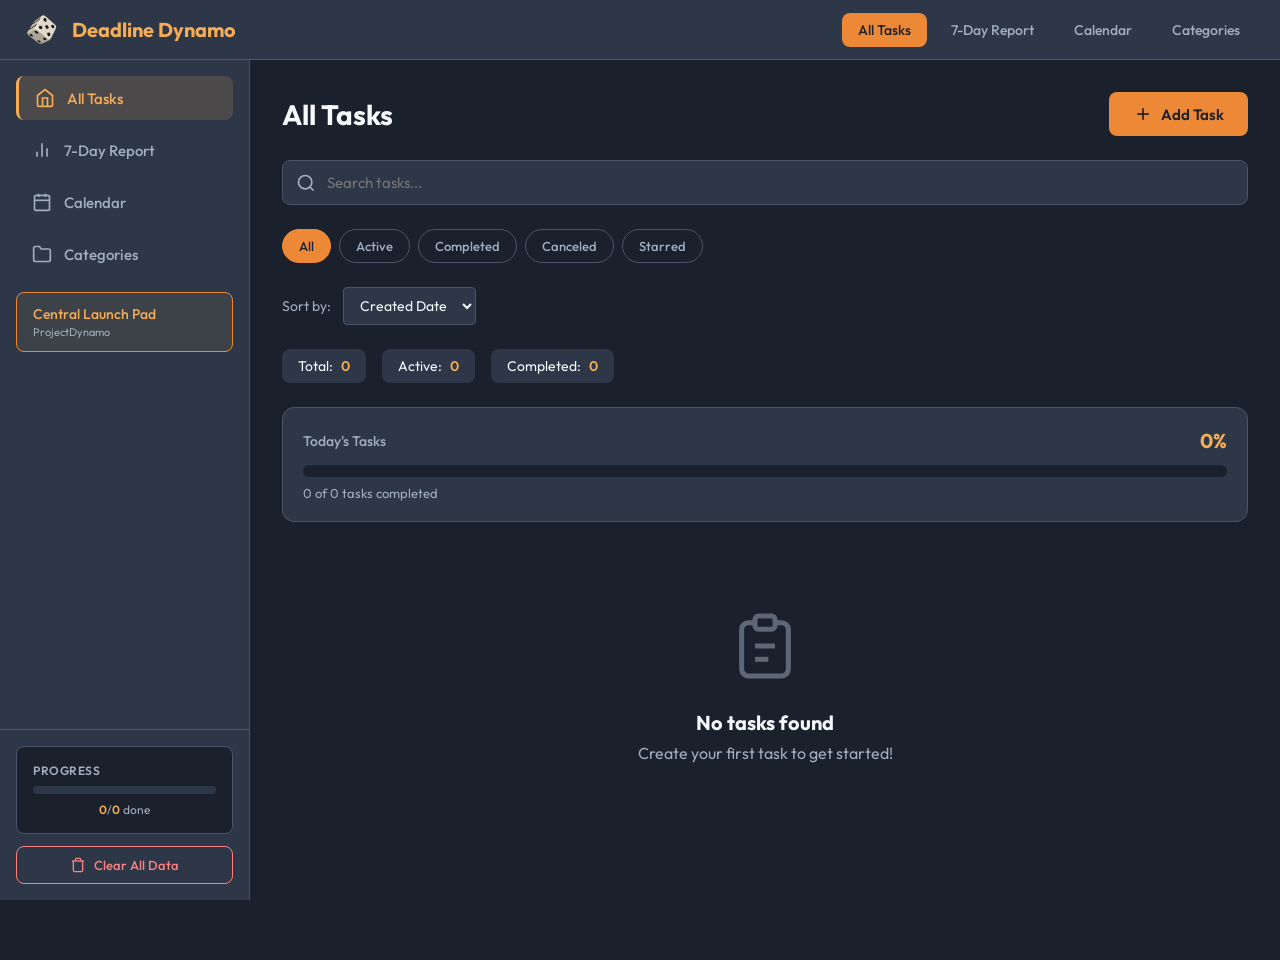
<file: tools/deadlinedynamo/index.html>
<!DOCTYPE html>
<html lang="en">
<head>
    <meta charset="UTF-8">
    <meta name="viewport" content="width=device-width, initial-scale=1.0">
    <title>Deadline Dynamo</title>
    <link rel="icon" href="static/deadline-dynamo-logo.png">
    <link rel="preconnect" href="https://fonts.googleapis.com">
    <link rel="preconnect" href="https://fonts.gstatic.com" crossorigin>
    <link href="https://fonts.googleapis.com/css2?family=Outfit:wght@300;400;500;600;700&display=swap" rel="stylesheet">
    <link rel="stylesheet" href="style.css">
</head>
<body>
    <!-- Header -->
    <header class="header">
        <div class="logo">
            <img src="static/deadline-dynamo-logo.png" alt="Deadline Dynamo Logo" style="width: 36px; height: 36px; border-radius: 8px;">
            <span>Deadline Dynamo</span>
        </div>
        <nav class="header-nav">
            <button data-view="home" class="active">All Tasks</button>
            <button data-view="report">7-Day Report</button>
            <button data-view="calendar">Calendar</button>
            <button data-view="categories">Categories</button>
        </nav>
        <button class="hamburger" id="hamburger">
            <span></span>
            <span></span>
            <span></span>
        </button>
    </header>

    <!-- Sidebar -->
    <aside class="sidebar" id="sidebar">
        <div class="sidebar-nav">
            <button class="nav-item active" data-view="home">
                <svg viewBox="0 0 24 24" fill="none" stroke="currentColor" stroke-width="2">
                    <path d="M3 9l9-7 9 7v11a2 2 0 01-2 2H5a2 2 0 01-2-2z"/>
                    <polyline points="9,22 9,12 15,12 15,22"/>
                </svg>
                All Tasks
            </button>
            <button class="nav-item" data-view="report">
                <svg viewBox="0 0 24 24" fill="none" stroke="currentColor" stroke-width="2">
                    <path d="M18 20V10M12 20V4M6 20v-6"/>
                </svg>
                7-Day Report
            </button>
            <button class="nav-item" data-view="calendar">
                <svg viewBox="0 0 24 24" fill="none" stroke="currentColor" stroke-width="2">
                    <rect x="3" y="4" width="18" height="18" rx="2"/>
                    <line x1="16" y1="2" x2="16" y2="6"/>
                    <line x1="8" y1="2" x2="8" y2="6"/>
                    <line x1="3" y1="10" x2="21" y2="10"/>
                </svg>
                Calendar
            </button>
            <button class="nav-item" data-view="categories">
                <svg viewBox="0 0 24 24" fill="none" stroke="currentColor" stroke-width="2">
                    <path d="M22 19a2 2 0 01-2 2H4a2 2 0 01-2-2V5a2 2 0 012-2h5l2 3h9a2 2 0 012 2z"/>
                </svg>
                Categories
            </button>
            <a href="https://projectdynamo.vercel.app/home/" class="sidebar-external-link">
                <div class="external-link-main">Central Launch Pad</div>
                <div class="external-link-sub">ProjectDynamo</div>
            </a>
        </div>
        <div class="sidebar-bottom">
            <div class="sidebar-stats">
            <div class="sidebar-stats-header">Progress</div>
            <div class="sidebar-progress-bar">
                <div class="sidebar-progress-fill" id="sidebar-progress-fill" style="width: 0%"></div>
            </div>
            <div class="sidebar-stats-text">
                <span id="sidebar-completed">0</span>/<span id="sidebar-total">0</span> done
            </div>
        </div>
        <button class="clear-data-btn" id="clear-all-data-btn">
            <svg width="16" height="16" viewBox="0 0 24 24" fill="none" stroke="currentColor" stroke-width="2">
                <polyline points="3,6 5,6 21,6"/>
                <path d="M19 6v14a2 2 0 01-2 2H7a2 2 0 01-2-2V6m3 0V4a2 2 0 012-2h4a2 2 0 012 2v2"/>
            </svg>
            Clear All Data
        </button>
    </aside>

    <!-- Main Content -->
    <main class="main" id="main">
        <!-- Home View -->
        <section id="view-home" class="view">
            <div class="page-header">
                <h1 class="page-title">All Tasks</h1>
                <button class="btn btn-primary" id="add-task-btn">
                    <svg width="20" height="20" viewBox="0 0 24 24" fill="none" stroke="currentColor" stroke-width="2">
                        <line x1="12" y1="5" x2="12" y2="19"/>
                        <line x1="5" y1="12" x2="19" y2="12"/>
                    </svg>
                    Add Task
                </button>
            </div>

            <div class="search-bar">
                <svg viewBox="0 0 24 24" fill="none" stroke="currentColor" stroke-width="2">
                    <circle cx="11" cy="11" r="8"/>
                    <line x1="21" y1="21" x2="16.65" y2="16.65"/>
                </svg>
                <input type="text" id="search-input" placeholder="Search tasks...">
            </div>

            <div class="filters">
                <button class="filter-btn active" data-filter="all">All</button>
                <button class="filter-btn" data-filter="active">Active</button>
                <button class="filter-btn" data-filter="completed">Completed</button>
                <button class="filter-btn" data-filter="canceled">Canceled</button>
                <button class="filter-btn" data-filter="starred">Starred</button>
            </div>

            <div class="sort-container">
                <label>Sort by:</label>
                <select id="sort-select">
                    <option value="created">Created Date</option>
                    <option value="dueDate">Due Date</option>
                    <option value="priority">Priority</option>
                    <option value="category">Category</option>
                </select>
            </div>

            <div class="task-counts">
                <div class="count-badge">
                    <span>Total:</span>
                    <span class="count" id="count-total">0</span>
                </div>
                <div class="count-badge">
                    <span>Active:</span>
                    <span class="count" id="count-active">0</span>
                </div>
                <div class="count-badge">
                    <span>Completed:</span>
                    <span class="count" id="count-completed">0</span>
                </div>
            </div>

            <div class="progress-section">
                <div class="progress-header">
                    <span id="progress-title">Today's Tasks</span>
                    <span class="progress-percentage" id="progress-percentage">0%</span>
                </div>
                <div class="progress-bar">
                    <div class="progress-fill" id="progress-fill" style="width: 0%"></div>
                </div>
                <div class="progress-stats">
                    <span id="progress-completed">0</span> of <span id="progress-total">0</span> tasks completed
                </div>
            </div>

            <div class="task-list" id="task-list"></div>
        </section>

        <!-- 7-Day Report View -->
        <section id="view-report" class="view" style="display: none;">
            <div class="page-header">
                <h1 class="page-title">7-Day Overview</h1>
                <button class="btn btn-primary" id="report-add-task-btn">
                    <svg width="20" height="20" viewBox="0 0 24 24" fill="none" stroke="currentColor" stroke-width="2">
                        <line x1="12" y1="5" x2="12" y2="19"/>
                        <line x1="5" y1="12" x2="19" y2="12"/>
                    </svg>
                    Add Task
                </button>
            </div>

            <div class="report-progress-section" id="report-progress">
                <div class="report-progress-bar">
                    <div class="report-progress-fill" style="width: 0%"></div>
                </div>
                <span>Loading...</span>
            </div>

            <div class="report-grid" id="report-grid"></div>
            <div id="report-selected-tasks" class="calendar-tasks-panel" style="display: none;">
                <div class="calendar-tasks-header">
                    <h3 id="report-selected-date-title">Tasks for Selected Date</h3>
                    <button class="btn btn-primary btn-sm" id="add-task-to-report-date">
                        <svg width="16" height="16" viewBox="0 0 24 24" fill="none" stroke="currentColor" stroke-width="2">
                            <line x1="12" y1="5" x2="12" y2="19"/>
                            <line x1="5" y1="12" x2="19" y2="12"/>
                        </svg>
                        Add Task
                    </button>
                </div>
                <div class="task-list" id="report-selected-task-list"></div>
            </div>
        </section>

        <!-- Calendar View -->
        <section id="view-calendar" class="view" style="display: none;">
            <div class="calendar-header">
                <h1 class="page-title">Calendar</h1>
                <div style="display: flex; gap: 12px; align-items: center;">
                    <button class="btn btn-primary" id="calendar-add-task-btn">
                        <svg width="18" height="18" viewBox="0 0 24 24" fill="none" stroke="currentColor" stroke-width="2">
                            <line x1="12" y1="5" x2="12" y2="19"/>
                            <line x1="5" y1="12" x2="19" y2="12"/>
                        </svg>
                        Add Task
                    </button>
                    <div class="calendar-nav">
                        <button id="prev-month">
                            <svg width="20" height="20" viewBox="0 0 24 24" fill="none" stroke="currentColor" stroke-width="2">
                                <polyline points="15,18 9,12 15,6"/>
                            </svg>
                        </button>
                        <button id="next-month">
                            <svg width="20" height="20" viewBox="0 0 24 24" fill="none" stroke="currentColor" stroke-width="2">
                                <polyline points="9,18 15,12 9,6"/>
                            </svg>
                        </button>
                    </div>
                </div>
            </div>
            <h2 class="calendar-title" id="calendar-month-year"></h2>

            <div class="calendar-progress-section" id="calendar-progress">
                <div class="calendar-progress-bar">
                    <div class="calendar-progress-fill" style="width: 0%"></div>
                </div>
                <span>Loading...</span>
            </div>

            <div class="calendar-grid" id="calendar-grid"></div>
            <div id="selected-date-tasks" class="calendar-tasks-panel" style="display: none;">
                <div class="calendar-tasks-header">
                    <h3 id="selected-date-title">Tasks for Selected Date</h3>
                    <button class="btn btn-primary btn-sm" id="add-task-to-selected-date">
                        <svg width="16" height="16" viewBox="0 0 24 24" fill="none" stroke="currentColor" stroke-width="2">
                            <line x1="12" y1="5" x2="12" y2="19"/>
                            <line x1="5" y1="12" x2="19" y2="12"/>
                        </svg>
                        Add Task
                    </button>
                </div>
                <div class="task-list" id="selected-date-task-list"></div>
            </div>
        </section>

        <!-- Categories View -->
        <section id="view-categories" class="view" style="display: none;">
            <div class="page-header">
                <h1 class="page-title">Categories</h1>
                <button class="btn btn-primary" id="add-category-btn">
                    <svg width="20" height="20" viewBox="0 0 24 24" fill="none" stroke="currentColor" stroke-width="2">
                        <line x1="12" y1="5" x2="12" y2="19"/>
                        <line x1="5" y1="12" x2="19" y2="12"/>
                    </svg>
                    Add Category
                </button>
            </div>
            <div class="categories-grid" id="categories-grid"></div>
        </section>
    </main>

    <!-- Task Modal -->
    <div class="modal-overlay" id="task-modal">
        <div class="modal">
            <div class="modal-header">
                <h2 id="task-modal-title">Add New Task</h2>
                <button class="modal-close" id="task-modal-close">
                    <svg width="20" height="20" viewBox="0 0 24 24" fill="none" stroke="currentColor" stroke-width="2">
                        <line x1="18" y1="6" x2="6" y2="18"/>
                        <line x1="6" y1="6" x2="18" y2="18"/>
                    </svg>
                </button>
            </div>
            <div class="modal-body">
                <form id="task-form">
                    <input type="hidden" id="task-id">
                    <div class="form-group">
                        <label for="task-title-input">Title *</label>
                        <input type="text" id="task-title-input" required placeholder="Enter task title">
                    </div>
                    <div class="form-group">
                        <label for="task-description">Description</label>
                        <textarea id="task-description" placeholder="Add a description..."></textarea>
                    </div>
                    <div class="form-group">
                        <label for="task-category">Category</label>
                        <select id="task-category">
                            <option value="">No Category</option>
                        </select>
                    </div>
                    <div class="form-row">
                        <div class="form-group">
                            <label for="task-due-date">Due Date</label>
                            <input type="date" id="task-due-date">
                        </div>
                        <div class="form-group">
                            <label for="task-due-time">Time</label>
                            <input type="time" id="task-due-time">
                        </div>
                    </div>
                    <div class="form-group">
                        <label>Priority</label>
                        <div class="priority-selector">
                            <div class="priority-option" data-priority="low">Low</div>
                            <div class="priority-option selected" data-priority="medium">Medium</div>
                            <div class="priority-option" data-priority="high">High</div>
                        </div>
                    </div>
                </form>
            </div>
            <div class="modal-footer">
                <button class="btn btn-secondary" id="task-modal-cancel">Cancel</button>
                <button class="btn btn-primary" id="task-modal-save">Save Task</button>
            </div>
        </div>
    </div>

    <!-- Category Modal -->
    <div class="modal-overlay" id="category-modal">
        <div class="modal">
            <div class="modal-header">
                <h2 id="category-modal-title">Add Category</h2>
                <button class="modal-close" id="category-modal-close">
                    <svg width="20" height="20" viewBox="0 0 24 24" fill="none" stroke="currentColor" stroke-width="2">
                        <line x1="18" y1="6" x2="6" y2="18"/>
                        <line x1="6" y1="6" x2="18" y2="18"/>
                    </svg>
                </button>
            </div>
            <div class="modal-body">
                <form id="category-form">
                    <input type="hidden" id="category-id">
                    <div class="form-group">
                        <label for="category-name">Name *</label>
                        <input type="text" id="category-name" required placeholder="Category name">
                    </div>
                    <div class="form-group">
                        <label>Color</label>
                        <div class="category-colors" id="category-colors"></div>
                    </div>
                </form>
            </div>
            <div class="modal-footer">
                <button class="btn btn-secondary" id="category-modal-cancel">Cancel</button>
                <button class="btn btn-primary" id="category-modal-save">Save</button>
            </div>
        </div>
    </div>

    <!-- Confirm Dialog -->
    <div class="modal-overlay" id="confirm-modal">
        <div class="modal confirm-dialog">
            <div class="modal-header">
                <h2>Confirm</h2>
                <button class="modal-close" id="confirm-modal-close">
                    <svg width="20" height="20" viewBox="0 0 24 24" fill="none" stroke="currentColor" stroke-width="2">
                        <line x1="18" y1="6" x2="6" y2="18"/>
                        <line x1="6" y1="6" x2="18" y2="18"/>
                    </svg>
                </button>
            </div>
            <div class="modal-body">
                <p id="confirm-message">Are you sure?</p>
            </div>
            <div class="modal-footer">
                <button class="btn btn-secondary" id="confirm-cancel">Cancel</button>
                <button class="btn btn-danger" id="confirm-ok">Delete</button>
            </div>
        </div>
    </div>

    <!-- Toast -->
    <div class="toast" id="toast">
        <span id="toast-message"></span>
    </div>

    <script src="app.js"></script>
</body>
</html>
</file>
<file: tools/deadlinedynamo/style.css>
:root {
    --primary: #2D3748;
    --secondary: #4A5568;
    --accent: #F6AD55;
    --accent-hover: #ED8936;
    --success: #68D391;
    --warning: #F6E05E;
    --danger: #FC8181;
    --bg: #1A202C;
    --surface: #2D3748;
    --surface-hover: #3D4A5C;
    --text-primary: #F7FAFC;
    --text-secondary: #A0AEC0;
    --border: #4A5568;
    --dice-orange: #F6AD55;
    --dice-accent: #ED8936;
    --dice-highlight: #FBD38D;
    --shadow: 0 4px 6px rgba(0, 0, 0, 0.3);
    --radius-lg: 12px;
    --radius-md: 8px;
    --radius-sm: 4px;
}

* {
    margin: 0;
    padding: 0;
    box-sizing: border-box;
}

body {
    font-family: 'Outfit', sans-serif;
    background: var(--bg);
    color: var(--text-primary);
    min-height: 100vh;
    overflow-x: hidden;
}

/* Header */
.header {
    position: fixed;
    top: 0;
    left: 0;
    right: 0;
    height: 60px;
    background: var(--surface);
    border-bottom: 1px solid var(--border);
    display: flex;
    align-items: center;
    justify-content: space-between;
    padding: 0 24px;
    z-index: 100;
}

.logo {
    display: flex;
    align-items: center;
    gap: 12px;
    font-weight: 700;
    font-size: 20px;
    color: var(--dice-orange);
}

.logo svg {
    width: 36px;
    height: 36px;
}

.header-nav {
    display: flex;
    gap: 8px;
}

.header-nav button {
    background: transparent;
    border: none;
    color: var(--text-secondary);
    padding: 8px 16px;
    border-radius: var(--radius-md);
    cursor: pointer;
    font-family: inherit;
    font-size: 14px;
    font-weight: 500;
    transition: all 0.2s ease;
    display: none;
}

@media (min-width: 768px) {
    .header-nav button {
        display: flex;
    }
}

.header-nav button:hover {
    background: var(--surface-hover);
    color: var(--text-primary);
}

.header-nav button.active {
    background: var(--dice-accent);
    color: var(--bg);
}

.hamburger {
    display: flex;
    flex-direction: column;
    gap: 4px;
    background: transparent;
    border: none;
    cursor: pointer;
    padding: 8px;
}

.hamburger span {
    width: 24px;
    height: 2px;
    background: var(--text-primary);
    border-radius: 2px;
    transition: all 0.2s ease;
}

@media (min-width: 768px) {
    .hamburger {
        display: none;
    }
}

/* Sidebar */
.sidebar {
    position: fixed;
    top: 60px;
    left: 0;
    width: 250px;
    height: calc(100vh - 60px);
    background: var(--surface);
    border-right: 1px solid var(--border);
    transform: translateX(-100%);
    transition: transform 0.3s ease;
    z-index: 99;
    display: flex;
    flex-direction: column;
}

.sidebar.open {
    transform: translateX(0);
}

@media (min-width: 1024px) {
    .sidebar {
        transform: translateX(0);
    }
}

.sidebar-nav {
    display: flex;
    flex-direction: column;
    gap: 4px;
    padding: 16px;
    overflow-y: auto;
    flex: 1;
    -webkit-overflow-scrolling: touch;
    scroll-behavior: smooth;
}

.sidebar-bottom {
    flex-shrink: 0;
    padding: 16px;
    border-top: 1px solid var(--border);
    background: var(--surface);
}

.nav-item {
    display: flex;
    align-items: center;
    gap: 12px;
    padding: 12px 16px;
    border-radius: var(--radius-md);
    color: var(--text-secondary);
    cursor: pointer;
    transition: all 0.2s ease;
    border: none;
    background: transparent;
    width: 100%;
    text-align: left;
    font-family: inherit;
    font-size: 15px;
    font-weight: 500;
    margin-bottom: 4px;
}

.nav-item:hover {
    background: var(--surface-hover);
    color: var(--text-primary);
}

.nav-item.active {
    background: rgba(246, 173, 85, 0.15);
    color: var(--dice-orange);
    border-left: 3px solid var(--dice-orange);
}

.nav-item svg {
    width: 20px;
    height: 20px;
    flex-shrink: 0;
}

/* Main Content */
.main {
    margin-top: 60px;
    min-height: calc(100vh - 60px);
    padding: 24px;
    padding-left: 24px;
    overflow-x: hidden;
}

@media (min-width: 1024px) {
    .main {
        margin-left: 250px;
        padding: 32px;
    }
}

/* Tablet (768px - 1023px) - sidebar visible */
@media (min-width: 768px) and (max-width: 1023px) {
    .sidebar {
        transform: translateX(0);
    }

    .main {
        margin-left: 250px;
        padding: 24px;
    }

    .sidebar-bottom {
        display: flex;
        flex-direction: column;
        gap: 8px;
    }

    .sidebar-stats {
        margin-bottom: 0;
    }

    .clear-data-btn {
        margin-top: 8px;
    }
}

/* Smooth scrolling for main content on mobile */
@media (max-width: 1023px) {
    .main {
        -webkit-overflow-scrolling: touch;
        scroll-behavior: smooth;
    }

    .sidebar-nav {
        scrollbar-width: thin;
        scrollbar-color: var(--border) transparent;
    }

    .sidebar-nav::-webkit-scrollbar {
        width: 4px;
    }

    .sidebar-nav::-webkit-scrollbar-track {
        background: transparent;
    }

    .sidebar-nav::-webkit-scrollbar-thumb {
        background: var(--border);
        border-radius: 2px;
    }
}

/* Page Header */
.page-header {
    display: flex;
    justify-content: space-between;
    align-items: center;
    margin-bottom: 24px;
    flex-wrap: wrap;
    gap: 16px;
}

.page-title {
    font-size: 28px;
    font-weight: 700;
}

.btn {
    display: inline-flex;
    align-items: center;
    gap: 8px;
    padding: 12px 24px;
    border-radius: var(--radius-md);
    border: none;
    cursor: pointer;
    font-family: inherit;
    font-size: 15px;
    font-weight: 600;
    transition: all 0.2s ease;
}

.btn-primary {
    background: var(--dice-accent);
    color: var(--bg);
}

.btn-primary:hover {
    background: var(--dice-orange);
    transform: translateY(-2px);
    box-shadow: var(--shadow);
}

.btn-secondary {
    background: var(--surface-hover);
    color: var(--text-primary);
}

.btn-secondary:hover {
    background: var(--secondary);
}

.btn-danger {
    background: var(--danger);
    color: var(--bg);
}

.btn-sm {
    padding: 8px 16px;
    font-size: 13px;
}

/* Filters */
.filters {
    display: flex;
    gap: 8px;
    margin-bottom: 24px;
    flex-wrap: wrap;
}

.filter-btn {
    padding: 8px 16px;
    border-radius: 20px;
    border: 1px solid var(--border);
    background: transparent;
    color: var(--text-secondary);
    cursor: pointer;
    font-family: inherit;
    font-size: 13px;
    font-weight: 500;
    transition: all 0.2s ease;
}

.filter-btn:hover {
    border-color: var(--dice-accent);
    color: var(--dice-accent);
}

.filter-btn.active {
    background: var(--dice-accent);
    color: var(--bg);
    border-color: var(--dice-accent);
}

/* Search */
.search-bar {
    position: relative;
    margin-bottom: 24px;
}

.search-bar input {
    width: 100%;
    padding: 12px 16px 12px 44px;
    border-radius: var(--radius-md);
    border: 1px solid var(--border);
    background: var(--surface);
    color: var(--text-primary);
    font-family: inherit;
    font-size: 15px;
    transition: all 0.2s ease;
}

.search-bar input:focus {
    outline: none;
    border-color: var(--dice-accent);
    box-shadow: 0 0 0 3px rgba(246, 173, 85, 0.2);
}

.search-bar svg {
    position: absolute;
    left: 14px;
    top: 50%;
    transform: translateY(-50%);
    width: 20px;
    height: 20px;
    color: var(--text-secondary);
}

/* Sort */
.sort-container {
    display: flex;
    align-items: center;
    gap: 12px;
    margin-bottom: 24px;
}

.sort-container label {
    color: var(--text-secondary);
    font-size: 14px;
}

.sort-container select {
    padding: 8px 12px;
    border-radius: var(--radius-sm);
    border: 1px solid var(--border);
    background: var(--surface);
    color: var(--text-primary);
    font-family: inherit;
    font-size: 14px;
    cursor: pointer;
}

/* Task Count Badges */
.task-counts {
    display: flex;
    gap: 16px;
    margin-bottom: 24px;
}

.count-badge {
    display: flex;
    align-items: center;
    gap: 8px;
    padding: 8px 16px;
    background: var(--surface);
    border-radius: var(--radius-md);
    font-size: 14px;
}

.count-badge .count {
    font-weight: 600;
    color: var(--dice-orange);
}

/* Progress Section */
.progress-section {
    background: var(--surface);
    border-radius: var(--radius-lg);
    padding: 20px;
    margin-bottom: 24px;
    border: 1px solid var(--border);
}

.progress-header {
    display: flex;
    justify-content: space-between;
    align-items: center;
    margin-bottom: 12px;
    font-size: 14px;
    font-weight: 500;
    color: var(--text-secondary);
}

.progress-percentage {
    font-size: 20px;
    font-weight: 700;
    color: var(--dice-orange);
}

.progress-bar {
    height: 12px;
    background: var(--bg);
    border-radius: 6px;
    overflow: hidden;
    margin-bottom: 8px;
}

.progress-fill {
    height: 100%;
    background: linear-gradient(90deg, var(--success), var(--dice-accent));
    border-radius: 6px;
    transition: width 0.3s ease;
}

.progress-stats {
    font-size: 13px;
    color: var(--text-secondary);
}

/* Sidebar Stats */
.sidebar-stats {
    position: relative;
    background: var(--bg);
    border-radius: var(--radius-md);
    padding: 16px;
    border: 1px solid var(--border);
}

.sidebar-stats-header {
    font-size: 12px;
    font-weight: 600;
    color: var(--text-secondary);
    margin-bottom: 8px;
    text-transform: uppercase;
    letter-spacing: 0.5px;
}

.sidebar-progress-bar {
    height: 8px;
    background: var(--surface);
    border-radius: 4px;
    overflow: hidden;
    margin-bottom: 8px;
}

.sidebar-progress-fill {
    height: 100%;
    background: linear-gradient(90deg, var(--success), var(--dice-accent));
    border-radius: 4px;
    transition: width 0.3s ease;
}

.sidebar-stats-text {
    font-size: 12px;
    color: var(--text-secondary);
    text-align: center;
}

.sidebar-stats-text span {
    color: var(--dice-orange);
    font-weight: 600;
}

/* External Link in Header */
.header-nav .external-link {
    display: flex;
    flex-direction: column;
    padding: 8px 20px;
    border-radius: var(--radius-md);
    color: var(--dice-orange);
    text-decoration: none;
    font-size: 14px;
    font-weight: 600;
    transition: all 0.2s ease;
    margin-left: auto;
    border: 1px solid var(--dice-accent);
    background: rgba(246, 173, 85, 0.1);
    align-items: center;
}

.header-nav .external-link:hover {
    background: var(--dice-accent);
    color: var(--bg);
    transform: translateY(-1px);
}

.header-nav .external-link:hover .header-nav .external-link-sub {
    color: var(--bg);
}

.header-nav .external-link-sub {
    font-size: 10px;
    font-weight: 400;
    color: var(--dice-highlight);
}

/* External Link in Sidebar */
.sidebar-external-link {
    display: flex;
    flex-direction: column;
    padding: 12px 16px;
    border-radius: var(--radius-md);
    color: var(--dice-orange);
    text-decoration: none;
    transition: all 0.2s ease;
    margin-top: 8px;
    border: 1px solid var(--dice-accent);
    background: rgba(246, 173, 85, 0.08);
}

.sidebar-external-link:hover {
    background: var(--dice-accent);
    color: var(--bg);
    transform: translateY(-1px);
}

.sidebar-external-link:hover .sidebar-external-link .external-link-sub {
    color: var(--bg);
}

.sidebar-external-link .external-link-main {
    font-size: 14px;
    font-weight: 600;
    font-weight: 500;
}

.sidebar-external-link .external-link-sub {
    font-size: 11px;
    font-weight: 400;
    color: var(--text-secondary);
    margin-top: 2px;
}

.clear-data-btn {
    display: flex;
    align-items: center;
    justify-content: center;
    gap: 8px;
    width: 100%;
    padding: 10px 16px;
    margin-top: 12px;
    background: transparent;
    border: 1px solid var(--danger);
    border-radius: var(--radius-md);
    color: var(--danger);
    font-family: inherit;
    font-size: 13px;
    font-weight: 500;
    cursor: pointer;
    transition: all 0.2s ease;
    -webkit-tap-highlight-color: transparent;
}

.clear-data-btn:hover {
    background: var(--danger);
    color: var(--bg);
}

/* Task List */
.task-list {
    display: flex;
    flex-direction: column;
    gap: 12px;
}

.task-card {
    background: var(--surface);
    border-radius: var(--radius-lg);
    padding: 20px;
    border: 1px solid var(--border);
    transition: all 0.2s ease;
    animation: slideIn 0.3s ease;
}

@keyframes slideIn {
    from {
        opacity: 0;
        transform: translateY(20px);
    }
    to {
        opacity: 1;
        transform: translateY(0);
    }
}

.task-card:hover {
    transform: translateY(-2px);
    box-shadow: var(--shadow);
    border-color: var(--dice-accent);
}

.task-card.completed {
    opacity: 0.6;
}

.task-card.completed .task-title {
    text-decoration: line-through;
}

.task-card.canceled {
    opacity: 0.4;
    background: var(--primary);
}

.task-header {
    display: flex;
    align-items: flex-start;
    gap: 12px;
    margin-bottom: 12px;
}

.task-checkbox {
    width: 22px;
    height: 22px;
    border-radius: 6px;
    border: 2px solid var(--border);
    cursor: pointer;
    display: flex;
    align-items: center;
    justify-content: center;
    transition: all 0.2s ease;
    flex-shrink: 0;
    background: transparent;
}

.task-checkbox:hover {
    border-color: var(--success);
}

.task-checkbox.checked {
    background: var(--success);
    border-color: var(--success);
}

.task-checkbox svg {
    width: 14px;
    height: 14px;
    color: var(--bg);
    opacity: 0;
    transition: opacity 0.2s ease;
}

.task-checkbox.checked svg {
    opacity: 1;
}

.task-title {
    flex: 1;
    font-weight: 600;
    font-size: 16px;
}

.task-actions {
    display: flex;
    gap: 4px;
}

.task-action-btn {
    width: 32px;
    height: 32px;
    border-radius: var(--radius-sm);
    border: none;
    background: transparent;
    color: var(--text-secondary);
    cursor: pointer;
    display: flex;
    align-items: center;
    justify-content: center;
    transition: all 0.2s ease;
}

.task-action-btn:hover {
    background: var(--surface-hover);
    color: var(--text-primary);
}

.task-action-btn.starred {
    color: var(--warning);
}

.task-action-btn.priority-high {
    color: var(--danger);
}

.task-description {
    color: var(--text-secondary);
    font-size: 14px;
    margin-bottom: 12px;
    padding-left: 34px;
}

.task-meta {
    display: flex;
    flex-wrap: wrap;
    gap: 12px;
    padding-left: 34px;
}

.task-badge {
    display: flex;
    align-items: center;
    gap: 6px;
    font-size: 12px;
    padding: 4px 10px;
    border-radius: 12px;
    background: var(--primary);
    color: var(--text-secondary);
}

.task-badge.category {
    background: rgba(246, 173, 85, 0.2);
    color: var(--dice-orange);
}

.task-badge.priority-high {
    background: rgba(252, 129, 129, 0.2);
    color: var(--danger);
}

.task-badge.priority-medium {
    background: rgba(246, 224, 94, 0.2);
    color: var(--warning);
}

.task-badge.priority-low {
    background: rgba(104, 211, 145, 0.2);
    color: var(--success);
}

.task-badge.overdue {
    background: rgba(252, 129, 129, 0.2);
    color: var(--danger);
    animation: pulse 2s infinite;
}

@keyframes pulse {
    0%, 100% { opacity: 1; }
    50% { opacity: 0.6; }
}

/* Empty State */
.empty-state {
    text-align: center;
    padding: 60px 20px;
    color: var(--text-secondary);
}

.empty-state svg {
    width: 80px;
    height: 80px;
    margin-bottom: 20px;
    opacity: 0.5;
}

.empty-state h3 {
    font-size: 20px;
    margin-bottom: 8px;
    color: var(--text-primary);
}

/* Modal */
.modal-overlay {
    position: fixed;
    top: 0;
    left: 0;
    right: 0;
    bottom: 0;
    background: rgba(0, 0, 0, 0.7);
    display: flex;
    align-items: center;
    justify-content: center;
    z-index: 200;
    opacity: 0;
    visibility: hidden;
    transition: all 0.3s ease;
    padding: 20px;
}

.modal-overlay.open {
    opacity: 1;
    visibility: visible;
}

.modal {
    background: var(--surface);
    border-radius: var(--radius-lg);
    width: 100%;
    max-width: 500px;
    max-height: 90vh;
    overflow-y: auto;
    transform: translateY(20px);
    transition: transform 0.3s ease;
}

.modal-overlay.open .modal {
    transform: translateY(0);
}

.modal-header {
    display: flex;
    justify-content: space-between;
    align-items: center;
    padding: 20px 24px;
    border-bottom: 1px solid var(--border);
}

.modal-header h2 {
    font-size: 20px;
    font-weight: 600;
}

.modal-close {
    width: 32px;
    height: 32px;
    border-radius: var(--radius-sm);
    border: none;
    background: transparent;
    color: var(--text-secondary);
    cursor: pointer;
    display: flex;
    align-items: center;
    justify-content: center;
    transition: all 0.2s ease;
}

.modal-close:hover {
    background: var(--surface-hover);
    color: var(--text-primary);
}

.modal-body {
    padding: 24px;
}

.form-group {
    margin-bottom: 20px;
}

.form-group label {
    display: block;
    margin-bottom: 8px;
    font-size: 14px;
    font-weight: 500;
    color: var(--text-secondary);
}

.form-group input,
.form-group textarea,
.form-group select {
    width: 100%;
    padding: 12px 16px;
    border-radius: var(--radius-md);
    border: 1px solid var(--border);
    background: var(--bg);
    color: var(--text-primary);
    font-family: inherit;
    font-size: 15px;
    transition: all 0.2s ease;
}

.form-group input:focus,
.form-group textarea:focus,
.form-group select:focus {
    outline: none;
    border-color: var(--dice-accent);
    box-shadow: 0 0 0 3px rgba(246, 173, 85, 0.2);
}

.form-group textarea {
    resize: vertical;
    min-height: 80px;
}

.form-row {
    display: grid;
    grid-template-columns: 1fr 1fr;
    gap: 16px;
}

.priority-selector {
    display: flex;
    gap: 8px;
}

.priority-option {
    flex: 1;
    padding: 10px;
    border-radius: var(--radius-md);
    border: 1px solid var(--border);
    background: var(--bg);
    color: var(--text-secondary);
    cursor: pointer;
    text-align: center;
    font-size: 14px;
    font-weight: 500;
    transition: all 0.2s ease;
}

.priority-option:hover {
    border-color: var(--dice-accent);
}

.priority-option.selected {
    border-color: var(--dice-accent);
    background: rgba(246, 173, 85, 0.2);
    color: var(--dice-orange);
}

.priority-option.selected[data-priority="high"] {
    border-color: var(--danger);
    background: rgba(252, 129, 129, 0.2);
    color: var(--danger);
}

.priority-option.selected[data-priority="medium"] {
    border-color: var(--warning);
    background: rgba(246, 224, 94, 0.2);
    color: var(--warning);
}

.priority-option.selected[data-priority="low"] {
    border-color: var(--success);
    background: rgba(104, 211, 145, 0.2);
    color: var(--success);
}

.modal-footer {
    display: flex;
    gap: 12px;
    justify-content: flex-end;
    padding: 20px 24px;
    border-top: 1px solid var(--border);
}

/* 7-Day Report */
.report-grid {
    display: grid;
    grid-template-columns: repeat(auto-fit, minmax(300px, 1fr));
    gap: 20px;
}

.report-section {
    background: var(--surface);
    border-radius: var(--radius-lg);
    padding: 20px;
    border: 1px solid var(--border);
}

.report-section h3 {
    font-size: 16px;
    font-weight: 600;
    margin-bottom: 16px;
    display: flex;
    align-items: center;
    gap: 8px;
}

.report-section.today h3 {
    color: var(--dice-orange);
}

.report-section.past h3 {
    color: var(--success);
}

.report-section.future h3 {
    color: var(--text-primary);
}

.report-date {
    font-size: 13px;
    color: var(--text-secondary);
    font-weight: 400;
}

.report-tasks {
    display: flex;
    flex-direction: column;
    gap: 8px;
}

.report-task {
    display: flex;
    align-items: center;
    justify-content: space-between;
    padding: 10px 12px;
    background: var(--bg);
    border-radius: var(--radius-md);
    font-size: 14px;
}

.report-task.completed {
    opacity: 0.6;
}

.report-task-title {
    flex: 1;
    margin-right: 12px;
    white-space: nowrap;
    overflow: hidden;
    text-overflow: ellipsis;
}

.report-empty {
    color: var(--text-secondary);
    font-size: 13px;
    text-align: center;
    padding: 20px;
}

/* Report Progress Section */
.report-progress-section {
    display: flex;
    align-items: center;
    gap: 16px;
    background: var(--surface);
    border-radius: var(--radius-lg);
    padding: 16px 20px;
    margin-bottom: 24px;
    border: 1px solid var(--border);
}

.report-progress-section span {
    font-size: 14px;
    color: var(--text-secondary);
    white-space: nowrap;
}

.report-progress-bar {
    flex: 1;
    height: 10px;
    background: var(--bg);
    border-radius: 5px;
    overflow: hidden;
}

.report-progress-fill {
    height: 100%;
    background: linear-gradient(90deg, var(--success), var(--dice-accent));
    border-radius: 5px;
    transition: width 0.3s ease;
}

/* Calendar */
.calendar-header {
    display: flex;
    justify-content: space-between;
    align-items: center;
    margin-bottom: 20px;
}

.calendar-title {
    font-size: 20px;
    font-weight: 600;
}

.calendar-nav {
    display: flex;
    gap: 8px;
}

.calendar-nav button {
    width: 36px;
    height: 36px;
    border-radius: var(--radius-sm);
    border: 1px solid var(--border);
    background: var(--surface);
    color: var(--text-primary);
    cursor: pointer;
    display: flex;
    align-items: center;
    justify-content: center;
    transition: all 0.2s ease;
}

.calendar-nav button:hover {
    background: var(--surface-hover);
    border-color: var(--dice-accent);
}

.calendar-grid {
    display: grid;
    grid-template-columns: repeat(7, 1fr);
    gap: 4px;
}

.calendar-day-header {
    text-align: center;
    font-size: 12px;
    font-weight: 600;
    color: var(--text-secondary);
    padding: 8px;
}

.calendar-day {
    aspect-ratio: 1;
    border-radius: var(--radius-md);
    background: var(--surface);
    border: 1px solid var(--border);
    padding: 8px;
    cursor: pointer;
    transition: all 0.2s ease;
    position: relative;
    min-height: 80px;
}

.calendar-day:hover {
    border-color: var(--dice-accent);
    transform: scale(1.02);
}

.calendar-day.today {
    border: 2px solid var(--dice-accent);
}

.calendar-day.past {
    opacity: 0.5;
}

.calendar-day-number {
    font-size: 14px;
    font-weight: 600;
    margin-bottom: 4px;
}

.calendar-day.today .calendar-day-number {
    color: var(--dice-orange);
}

.calendar-tasks-count {
    font-size: 11px;
    color: var(--text-secondary);
    display: flex;
    flex-wrap: wrap;
    gap: 2px;
}

.calendar-task-dot {
    width: 6px;
    height: 6px;
    border-radius: 50%;
    display: inline-block;
}

.calendar-task-dot.high { background: var(--danger); }
.calendar-task-dot.medium { background: var(--warning); }
.calendar-task-dot.low { background: var(--success); }

.calendar-empty {
    text-align: center;
    padding: 40px;
    color: var(--text-secondary);
}

.calendar-tasks-panel {
    margin-top: 24px;
    background: var(--surface);
    border-radius: var(--radius-lg);
    padding: 20px;
    border: 1px solid var(--border);
}

.calendar-tasks-header {
    display: flex;
    justify-content: space-between;
    align-items: center;
    margin-bottom: 16px;
}

.calendar-tasks-header h3 {
    font-size: 18px;
    font-weight: 600;
    color: var(--dice-orange);
}

/* Calendar Progress Section */
.calendar-progress-section {
    display: flex;
    align-items: center;
    gap: 16px;
    background: var(--surface);
    border-radius: var(--radius-lg);
    padding: 16px 20px;
    margin-bottom: 24px;
    border: 1px solid var(--border);
}

.calendar-progress-section span {
    font-size: 14px;
    color: var(--text-secondary);
    white-space: nowrap;
}

.calendar-progress-bar {
    flex: 1;
    height: 10px;
    background: var(--bg);
    border-radius: 5px;
    overflow: hidden;
}

.calendar-progress-fill {
    height: 100%;
    background: linear-gradient(90deg, var(--success), var(--dice-accent));
    border-radius: 5px;
    transition: width 0.3s ease;
}

/* Categories Page */
.categories-grid {
    display: grid;
    grid-template-columns: repeat(auto-fill, minmax(200px, 1fr));
    gap: 16px;
}

.category-card {
    background: var(--surface);
    border-radius: var(--radius-lg);
    padding: 20px;
    border: 1px solid var(--border);
    cursor: pointer;
    transition: all 0.2s ease;
    position: relative;
}

.category-card:hover {
    transform: translateY(-2px);
    box-shadow: var(--shadow);
    border-color: var(--dice-accent);
}

.category-color {
    width: 12px;
    height: 12px;
    border-radius: 50%;
    position: absolute;
    top: 20px;
    right: 20px;
}

.category-icon {
    width: 40px;
    height: 40px;
    background: var(--bg);
    border-radius: var(--radius-md);
    display: flex;
    align-items: center;
    justify-content: center;
    margin-bottom: 12px;
    color: var(--dice-orange);
}

.category-name {
    font-size: 16px;
    font-weight: 600;
    margin-bottom: 4px;
}

.category-count {
    font-size: 13px;
    color: var(--text-secondary);
}

.category-actions {
    position: absolute;
    top: 12px;
    right: 12px;
    display: flex;
    gap: 4px;
    opacity: 0;
    transition: opacity 0.2s ease;
}

.category-card:hover .category-actions {
    opacity: 1;
}

.category-edit-btn,
.category-delete-btn {
    width: 28px;
    height: 28px;
    border-radius: var(--radius-sm);
    border: none;
    background: var(--bg);
    color: var(--text-secondary);
    cursor: pointer;
    display: flex;
    align-items: center;
    justify-content: center;
    transition: all 0.2s ease;
}

.category-edit-btn:hover {
    color: var(--dice-accent);
}

.category-delete-btn:hover {
    color: var(--danger);
}

/* Task Dropdown */
.task-dropdown {
    position: relative;
}

.dropdown-menu {
    position: absolute;
    top: 100%;
    right: 0;
    background: var(--surface);
    border: 1px solid var(--border);
    border-radius: var(--radius-md);
    padding: 8px;
    min-width: 180px;
    box-shadow: var(--shadow);
    z-index: 50;
    opacity: 0;
    visibility: hidden;
    transform: translateY(-10px);
    transition: all 0.2s ease;
}

.dropdown-menu.open {
    opacity: 1;
    visibility: visible;
    transform: translateY(0);
}

.dropdown-item {
    display: flex;
    align-items: center;
    gap: 10px;
    padding: 10px 12px;
    border-radius: var(--radius-sm);
    color: var(--text-secondary);
    cursor: pointer;
    font-size: 14px;
    transition: all 0.2s ease;
    border: none;
    background: transparent;
    width: 100%;
    text-align: left;
    font-family: inherit;
}

.dropdown-item:hover {
    background: var(--surface-hover);
    color: var(--text-primary);
}

.dropdown-item.danger {
    color: var(--danger);
}

.dropdown-item.danger:hover {
    background: rgba(252, 129, 129, 0.2);
}

/* Confirm Dialog */
.confirm-dialog {
    max-width: 400px;
}

.confirm-dialog .modal-body {
    text-align: center;
}

.confirm-dialog p {
    color: var(--text-secondary);
    margin-bottom: 8px;
}

.confirm-dialog .modal-footer {
    justify-content: center;
}

/* Toast Notification */
.toast {
    position: fixed;
    bottom: 24px;
    right: 24px;
    background: var(--surface);
    border: 1px solid var(--border);
    border-radius: var(--radius-md);
    padding: 16px 20px;
    box-shadow: var(--shadow);
    display: flex;
    align-items: center;
    gap: 12px;
    z-index: 300;
    transform: translateY(100px);
    opacity: 0;
    transition: all 0.3s ease;
}

.toast.show {
    transform: translateY(0);
    opacity: 1;
}

.toast.success {
    border-color: var(--success);
}

.toast.error {
    border-color: var(--danger);
}

/* Category Modal */
.category-colors {
    display: flex;
    gap: 8px;
    flex-wrap: wrap;
}

.color-option {
    width: 32px;
    height: 32px;
    border-radius: 50%;
    cursor: pointer;
    border: 2px solid transparent;
    transition: all 0.2s ease;
}

.color-option:hover {
    transform: scale(1.1);
}

.color-option.selected {
    border-color: var(--text-primary);
}

/* Mobile Styles */
@media (max-width: 767px) {
    .main {
        padding: 16px;
    }

    .page-header {
        flex-direction: column;
        align-items: flex-start;
    }

    .task-meta {
        flex-direction: column;
        gap: 8px;
    }

    .form-row {
        grid-template-columns: 1fr;
    }

    .report-grid {
        grid-template-columns: 1fr;
    }
}
</file>
